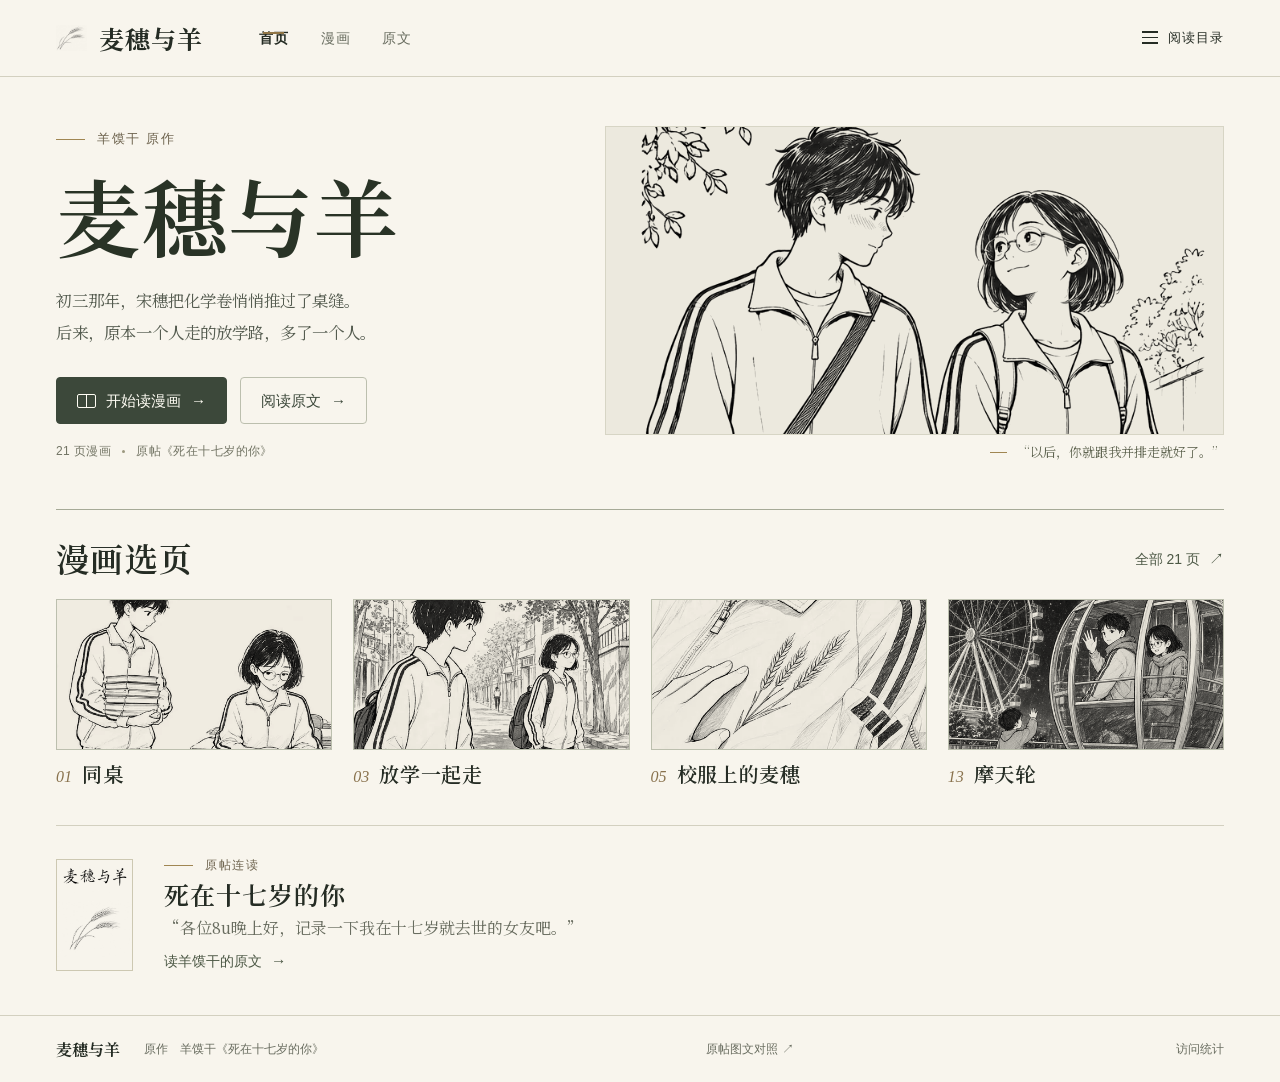
<file: index.html>
<!doctype html>
<html lang="zh-CN">
<head>
  <meta charset="utf-8">
  <meta name="viewport" content="width=device-width, initial-scale=1, viewport-fit=cover">
  <meta name="theme-color" content="#f8f5ed">
  <meta name="description" content="在线阅读《麦穗与羊》全本六格漫画与羊馍干的原帖《死在十七岁的你》。">
  <meta property="og:title" content="麦穗与羊 · 图文读本">
  <meta property="og:description" content="从一张化学卷，到两个人的放学路。读完整漫画，也读杨沫写下的故事。">
  <meta property="og:image" content="https://jiayang-buaa.github.io/maisu-yu-yang/media/hero.webp">
  <title>麦穗与羊 · 图文读本</title>
  <link rel="icon" href="./media/wheat.webp" type="image/webp">
  <link rel="stylesheet" href="./reader.css?v=4">
  <script defer src="./reader.js?v=5"></script>
  <script defer src="./analytics.js?v=2"></script>
</head>
<body>
  <a class="skip" href="#main">跳到正文</a>
  <header class="mast">
    <div class="wrap mast-inner">
      <a class="brand" href="#home" aria-label="麦穗与羊首页"><img src="./media/wheat.webp" alt=""><span>麦穗与羊</span></a>
      <nav class="site-nav" aria-label="主导航">
        <a href="#home" data-nav="home" aria-current="page">首页</a>
        <a href="#comic/1" data-nav="comic" data-resume="comic">漫画</a>
        <a href="#text/1" data-nav="text" data-resume="text">原文</a>
      </nav>
      <button class="toc-trigger" type="button" aria-label="阅读目录" data-open-toc><i class="list-icon" aria-hidden="true"></i><span>阅读目录</span></button>
    </div>
  </header>
  <main id="main" tabindex="-1">
    <div id="home">
      <section class="hero wrap" aria-labelledby="book-title">
        <div class="hero-copy">
          <p class="byline"><span></span>羊馍干 原作</p>
          <h1 id="book-title">麦穗与羊</h1>
          <p class="intro">初三那年，宋穗把化学卷悄悄推过了桌缝。<br class="wide">后来，原本一个人走的放学路，多了一个人。</p>
          <div class="actions">
            <a class="primary" href="#comic/1" data-resume="comic"><i class="book-icon" aria-hidden="true"></i><span data-comic-label>开始读漫画</span><span aria-hidden="true">→</span></a>
            <a class="secondary" href="#text/1" data-resume="text"><span data-text-label>阅读原文</span><span aria-hidden="true">→</span></a>
          </div>
          <p class="hero-facts">21 页漫画<span></span>原帖《死在十七岁的你》</p>
        </div>
        <figure class="hero-art">
          <div class="hero-image"><img src="./media/hero.webp" width="768" height="512" alt="放学时，杨沫和宋穗背着书包并排走在树下。" fetchpriority="high"></div>
          <figcaption><span class="quote-rule"></span>“以后，你就跟我并排走就好了。”</figcaption>
        </figure>
      </section>
      <section class="shelf wrap" aria-labelledby="shelf-title">
        <div class="section-head"><h2 id="shelf-title">漫画选页</h2><button class="text-link" data-open-toc="comic">全部 21 页 <span aria-hidden="true">↗</span></button></div>
        <div class="cards" id="cards"></div>
      </section>
      <section class="original-note wrap" aria-labelledby="original-title">
        <img src="./media/cover.webp" class="cover" width="971" height="1619" loading="lazy" alt="《麦穗与羊》麦穗线稿封面">
        <div><p class="byline"><span></span>原帖连读</p><h2 id="original-title">死在十七岁的你</h2>
        <blockquote>“各位8u晚上好，记录一下我在十七岁就去世的女友吧。”</blockquote>
        <a class="text-link" href="#text/1" data-resume="text">读羊馍干的原文 <span aria-hidden="true">→</span></a></div>
      </section>
    </div>
    <section id="reader" class="wrap reader" hidden aria-label="阅读器"></section>
    <noscript><p class="wrap">漫画与文字阅读器需要启用 JavaScript。也可以直接打开<a href="./facsimile/index.html">原帖图文连读版</a>。</p></noscript>
  </main>
  <footer class="foot"><div class="wrap"><span>麦穗与羊</span><span>原作　羊馍干《死在十七岁的你》</span><a href="./facsimile/index.html">原帖图文对照 ↗</a><a href="./stats.html">访问统计</a></div></footer>
  <dialog id="toc" class="toc" aria-labelledby="toc-title">
    <div class="dialog-heading"><h2 id="toc-title">阅读目录</h2><button class="cross" data-close="toc" aria-label="关闭目录">×</button></div>
    <div class="tabs" aria-label="目录类型"><button data-tab="comic">漫画</button><button data-tab="text">原文</button></div>
    <div class="toc-entries" id="toc-entries"></div>
  </dialog>
  <dialog id="zoom" class="zoom" aria-label="漫画原图">
    <div class="zoom-tools"><button id="scale" type="button">放大</button><button data-close="zoom" type="button">关闭 ×</button></div>
    <div class="zoom-scroll"><img id="zoom-page" alt=""></div>
  </dialog>
</body>
</html>
</file>
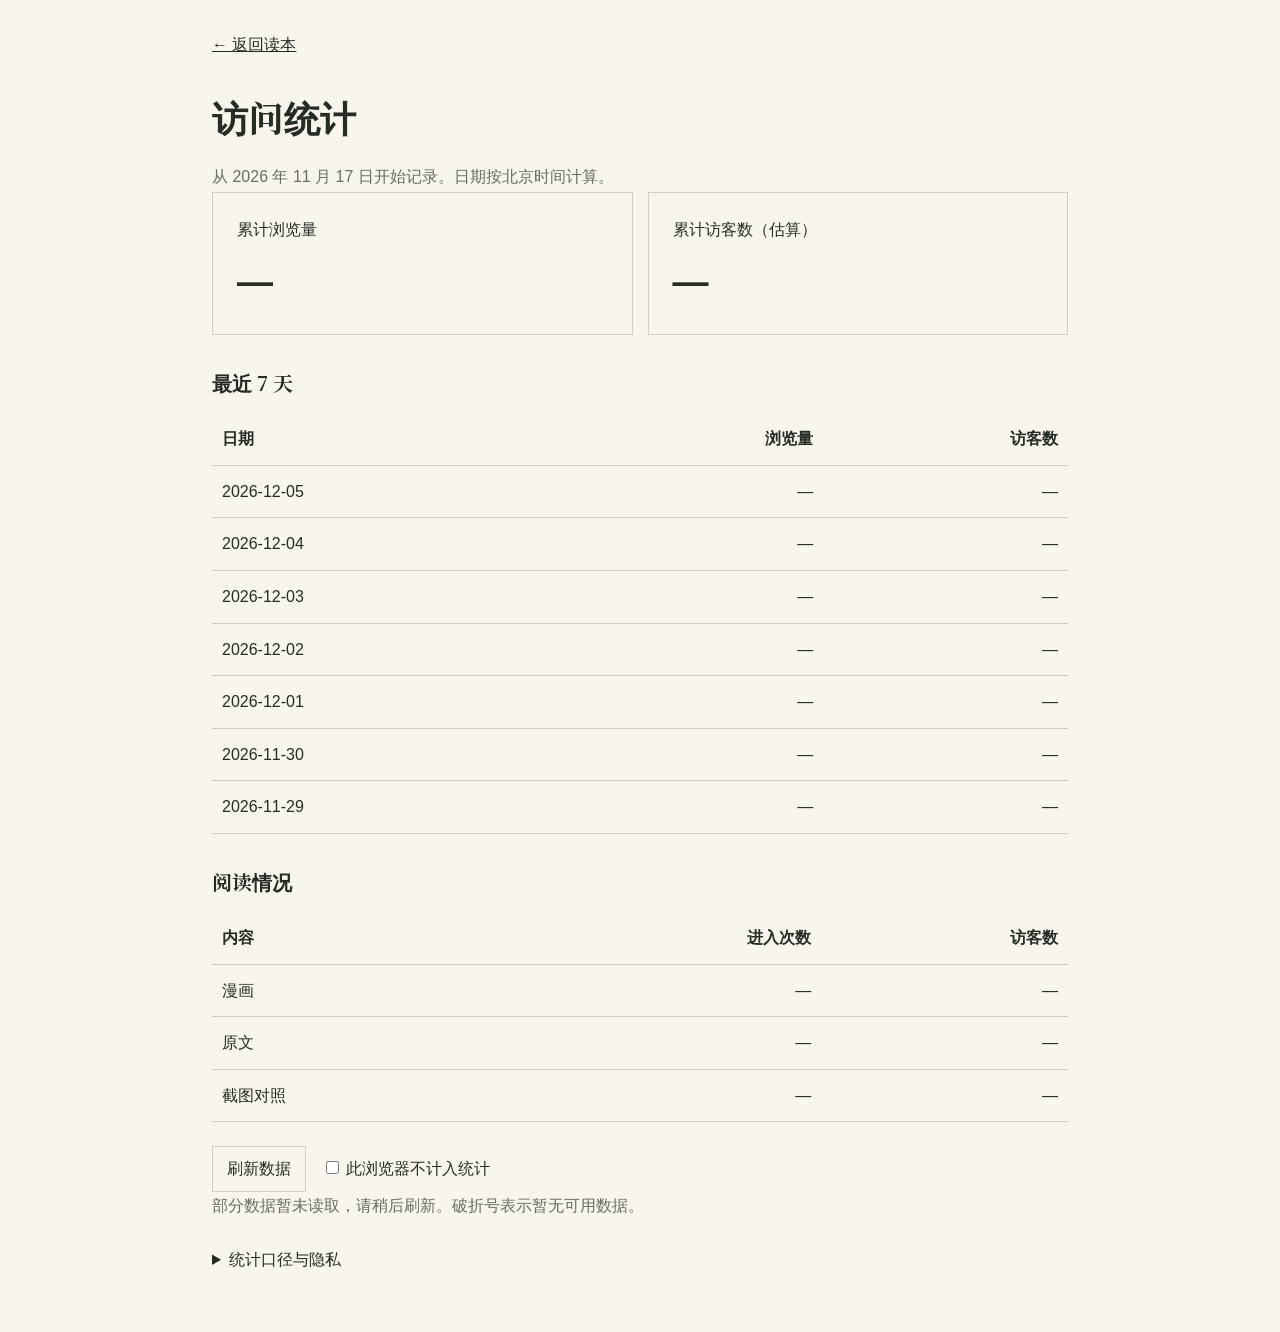
<file: stats.html>
<!doctype html>
<html lang="zh-CN"><head><meta charset="utf-8"><meta name="viewport" content="width=device-width,initial-scale=1">
<meta name="robots" content="noindex"><title>访问统计 · 麦穗与羊</title><link rel="stylesheet" href="reader.css?v=4">
<style>
.stats{max-width:900px;margin:0 auto;padding:32px 22px 60px}.stats h1{font-family:var(--serif);font-size:36px;margin:30px 0 18px}.stats h2{font-size:20px;margin:32px 0 14px}.stats p{line-height:1.8;color:var(--quiet)}.stats table{border-collapse:collapse;width:100%;margin:14px 0 24px}.stats th,.stats td{padding:13px 10px;text-align:right;border-bottom:1px solid var(--fine)}.stats th:first-child,.stats td:first-child{text-align:left}.stats .summary{display:grid;grid-template-columns:1fr 1fr;gap:15px}.stat{padding:24px;border:1px solid var(--fine)}.stat strong{display:block;font-size:36px;margin-top:10px}.settings{display:flex;gap:16px;align-items:center;flex-wrap:wrap}.stats button{border:1px solid var(--fine);padding:9px 14px}.stats a{text-decoration:underline}.stats details{margin-top:26px}.stats summary{cursor:pointer}
</style><script defer src="analytics.js?v=2"></script><script defer src="stats.js?v=1"></script></head>
<body data-stats="dashboard"><main class="stats">
<a href="./">← 返回读本</a><h1>访问统计</h1>
<p>从 2026 年 11 月 17 日开始记录。日期按北京时间计算。</p>
<div class="summary"><div class="stat">累计浏览量<strong id="pv">—</strong></div><div class="stat">累计访客数（估算）<strong id="uv">—</strong></div></div>
<h2>最近 7 天</h2><table><thead><tr><th>日期</th><th>浏览量</th><th>访客数</th></tr></thead><tbody id="days"></tbody></table>
<h2>阅读情况</h2><table><thead><tr><th>内容</th><th>进入次数</th><th>访客数</th></tr></thead><tbody id="reading"></tbody></table>
<div class="settings"><button id="refresh">刷新数据</button><label><input type="checkbox" id="exclude"> 此浏览器不计入统计</label></div><p id="status" role="status">正在读取统计…</p>
<details><summary>统计口径与隐私</summary>
<p>浏览量按读本页面的打开或刷新次数计算。在同一次打开中，漫画、原文和截图对照各记录一次进入，漫画翻页不重复计入进入次数。打开本统计页不会增加计数。</p>
<p>访客数由不蒜子服务去重估算，无法等同于实际人数。共享网络、拦截工具和网络失败会影响结果。不同内容的访客数存在重叠，不能直接相加。</p>
<p>本页公开显示汇总数字。请求发送给不蒜子公共服务，服务会接收访问 IP 和浏览器请求信息，页面只提交本读本的统计分类，不发送阅读正文或网址查询参数。公共服务不提供数据长期保留或可用性保证。<a href="https://busuanzi.apifox.cn/">查看服务说明</a>。</p>
</details></main></body></html>
</file>
<file: reader.css>
@font-face{font-family:WheatTitle;src:url('media/type/title.woff2') format('woff2');font-weight:400 700;font-display:swap}
@font-face{font-family:WheatBody;src:url('media/type/body.woff2') format('woff2');font-weight:400;font-display:swap}
:root{--paper:#f8f5ed;--paper2:#f0ebdf;--ink:#252c24;--quiet:#696d60;--fine:#d3d0c0;--olive:#3c483a;--grain:#927646;--serif:WheatTitle,"Songti SC","STSong","Noto Serif CJK SC",SimSun,serif;--bodyserif:"Songti SC","Noto Serif CJK SC","STSong",SimSun,serif;--ui:-apple-system,BlinkMacSystemFont,"Segoe UI","Microsoft YaHei",sans-serif;color-scheme:light}
*{box-sizing:border-box}body{margin:0;background:var(--paper);color:var(--ink);font:16px/1.6 var(--ui);-webkit-font-smoothing:antialiased}img{max-width:100%;height:auto;display:block}a{color:inherit;text-decoration:none}button{font:inherit;color:inherit;cursor:pointer}button:disabled{cursor:default;opacity:.4}button,a{touch-action:manipulation}button:focus-visible,a:focus-visible{outline:3px solid #a87529;outline-offset:4px}button{background:none;border:0}h1,h2,h3,p,figure,blockquote{margin:0}h1,h2,h3{font-family:var(--serif)}[hidden]{display:none!important}.wrap{width:min(1240px,calc(100% - 112px));margin-inline:auto}.skip{position:fixed;top:-100px;left:8px;z-index:10;background:white;padding:8px}.skip:focus{top:8px}#main:focus{outline:0}
.mast{border-bottom:1px solid var(--fine)}.mast-inner{height:76px;display:flex;align-items:center;gap:56px}.brand{display:inline-flex;align-items:center;gap:12px;font:700 25px/1 var(--serif);letter-spacing:.04em;white-space:nowrap}.brand img{width:31px;height:38px;object-fit:contain;mix-blend-mode:multiply}.site-nav{display:flex;align-items:center;gap:32px;align-self:stretch}.site-nav>a{position:relative;display:grid;place-items:center;font-size:14px;color:var(--quiet);letter-spacing:.06em}.site-nav>a[aria-current]{color:var(--ink);font-weight:650}.site-nav>a[aria-current]:after{content:"";position:absolute;background:var(--grain);height:2px;bottom:15px;left:15%;right:15%}.toc-trigger{margin-left:auto;display:flex;align-items:center;gap:10px;font-size:13px;letter-spacing:.07em;padding:8px 0 8px 12px}.list-icon{width:16px;height:13px;background:repeating-linear-gradient(to bottom,currentColor 0 1.5px,transparent 1.5px 5.5px);display:inline-block}.book-icon{width:19px;height:14px;border:1.4px solid currentColor;border-radius:2px;position:relative;display:inline-block}.book-icon:after{content:"";position:absolute;top:-1px;bottom:-1px;left:48%;border-left:1px solid currentColor}
.hero{display:grid;grid-template-columns:.89fr 1.11fr;align-items:center;column-gap:4.5%;padding-top:40px;padding-bottom:39px}.hero-copy{padding:12px 0 9px}.byline{display:flex;align-items:center;gap:12px;font-size:13px;color:#6d634e;letter-spacing:.13em}.byline span,.quote-rule{display:inline-block;width:29px;height:1px;background:#a08652}.hero h1{font-size:clamp(68px,6.6vw,100px);line-height:1.25;letter-spacing:.025em;font-weight:650;margin:12px 0 18px;color:#293326}.intro{color:#555c50;font-family:var(--bodyserif);font-size:clamp(16px,1.28vw,20px);line-height:1.95}.actions{display:flex;align-items:center;gap:13px;margin-top:28px}.primary,.secondary{border-radius:4px;display:inline-flex;align-items:center;justify-content:center;gap:10px;min-height:47px;padding:10px 20px;font-size:15px;font-weight:550}.primary{background:var(--olive);color:#fffdf4;border:1px solid var(--olive)}.secondary{border:1px solid #bcbfae;color:var(--olive)}.secondary:hover,.toc-trigger:hover,.text-link:hover{color:#805c22}.primary:hover{background:#2b372a}.hero-facts{display:flex;align-items:center;gap:11px;margin-top:18px;color:#737565;font-size:12px;letter-spacing:.035em}.hero-facts span{height:3px;width:3px;border-radius:50%;background:#9b987f}.hero-art{align-self:center;padding-top:2px}.hero-image{overflow:hidden;background:#ece9de;border:1px solid #d7d5c5;position:relative}.hero-image img{width:100%;height:clamp(270px,24vw,355px);object-fit:cover;object-position:50% 51%;mix-blend-mode:multiply;filter:contrast(1.08)}.hero-art figcaption{display:flex;justify-content:flex-end;align-items:center;gap:10px;margin-top:7px;font-family:var(--bodyserif);color:#606551;font-size:13px}.quote-rule{width:17px}
.shelf{border-top:1px solid #a6aa97;padding:26px 0 37px}.section-head{display:flex;align-items:center;justify-content:space-between;gap:15px;margin-bottom:18px}.section-head h2,.original-note h2{font-size:clamp(30px,2.6vw,40px);font-weight:620;letter-spacing:.04em;line-height:1.35}.text-link{display:inline-flex;align-items:center;gap:9px;font-size:14px;padding:2px 0;color:#4c5845}.text-link span{font-family:var(--ui);font-size:1.1em}.cards{display:grid;grid-template-columns:repeat(4,minmax(0,1fr));gap:21px}.card{min-width:0;display:block}.card-art{border:1px solid #bcbfae;background:#f2eee3;overflow:hidden}.card-art img{width:100%;aspect-ratio:1.85;object-fit:cover;object-position:50% 44%;mix-blend-mode:multiply;transition:transform .25s}.card:hover img{transform:scale(1.035)}.card-label{display:flex;align-items:baseline;gap:10px;margin-top:10px}.card-label small{font:italic 16px/1 Georgia,serif;color:#89724d}.card-label strong{font:600 20px/1.4 var(--serif);letter-spacing:.035em}.original-note{border-top:1px solid var(--fine);padding:30px 0 40px;display:flex;align-items:center;gap:31px}.original-note .cover{width:77px;height:112px;object-fit:cover;border:1px solid var(--fine);mix-blend-mode:multiply}.original-note .byline{font-size:12px}.original-note h2{font-size:25px;margin:3px 0 2px}.original-note blockquote{font:16px/1.75 var(--bodyserif);color:var(--quiet)}.original-note .text-link{margin-top:5px}.foot{border-top:1px solid var(--fine);color:var(--quiet)}.foot .wrap{min-height:66px;display:flex;gap:24px;align-items:center;font-size:12px}.foot .wrap>span:first-child{font:650 16px var(--serif);color:var(--ink)}.foot a{margin-left:auto}
.reader{padding:25px 0 52px;min-height:70vh}.reader-shell{width:min(100%,900px);margin:auto}.read-head,.read-bottom{display:flex;align-items:center;justify-content:space-between;gap:12px}.read-head{padding:0 0 16px}.crumbs{font-size:13px;color:var(--quiet);display:flex;align-items:baseline;gap:8px;flex-wrap:wrap}.crumbs b{color:var(--ink);font-weight:600}.tools,.paging,.text-options{display:flex;align-items:center;gap:8px}.rd-button{border:1px solid #c9c9b9;border-radius:4px;background:#faf8f1;display:inline-flex;align-items:center;justify-content:center;min-height:37px;padding:5px 12px;gap:5px;font-size:13px;white-space:nowrap}.rd-button:hover:not(:disabled){background:#eae8dc}.comic-sheet{display:block;cursor:zoom-in;padding:0;width:100%;border:1px solid #d1d0c2;background:white}.comic-sheet img{width:100%;height:auto}.read-bottom{padding:20px 0 6px}.read-bottom .meter{font:15px Georgia,serif;color:var(--quiet)}.meter span{font-family:var(--ui);font-size:12px;margin-left:4px}.text-shell{width:min(100%,820px);margin:auto}.prose{background:#fdfbf6;border:1px solid var(--fine);padding:clamp(23px,5vw,66px);font-family:var(--bodyserif);font-size:var(--reading-size,20px);color:#292c27}.prose h1{font-size:clamp(28px,4vw,44px);line-height:1.4;margin:5px 0 22px;font-weight:620}.prose .section-mark{font:12px/1.5 var(--ui);color:var(--grain);letter-spacing:.10em}.prose p{line-height:1.97;letter-spacing:.025em;margin:0 0 .92em;white-space:pre-line;overflow-wrap:anywhere}.prose figure{margin:16px auto 27px;max-width:490px}.prose figure img{width:100%;mix-blend-mode:multiply}.prose figcaption{font-size:12px;color:var(--quiet);text-align:center}.text-options .rd-button{min-width:38px}.read-source{font-size:13px;color:var(--quiet);text-decoration:underline;text-underline-offset:3px}.rd-info{text-align:center;letter-spacing:.03em;font-size:12px;color:var(--quiet);margin-top:18px}.load-error{padding:35px 0}.load-error button{text-decoration:underline}
dialog{border:0;color:var(--ink);padding:0}dialog::backdrop{background:rgba(25,31,24,.46)}body:has(dialog[open]){overflow:hidden}.toc{width:min(610px,calc(100% - 26px));max-height:85dvh;border-radius:7px;background:var(--paper);box-shadow:0 18px 80px #15180b33}.dialog-heading{display:flex;justify-content:space-between;align-items:center;padding:20px 26px 5px}.dialog-heading h2{font-size:27px}.cross{font-size:28px;line-height:1;width:36px;height:36px}.tabs{margin:10px 26px 0;border-bottom:1px solid var(--fine);display:flex;gap:24px}.tabs button{padding:6px 3px 8px;color:var(--quiet)}.tabs [aria-pressed=true]{color:var(--ink);border-bottom:2px solid var(--grain)}.toc-entries{padding:10px 18px 20px;display:grid;grid-template-columns:repeat(2,minmax(0,1fr));gap:2px 8px;max-height:calc(85dvh - 135px);overflow:auto}.toc-entry{display:flex;gap:10px;align-items:center;padding:9px 7px;border-bottom:1px solid #deddd2;font-size:14px}.toc-entry:hover,.toc-entry[aria-current]{background:#ebe9dc}.toc-entry em{font:italic 14px Georgia,serif;color:var(--grain)}.toc-entry img{width:36px;height:40px;object-fit:cover;border:1px solid var(--fine)}.zoom{background:#292d29;color:white;width:100vw;max-width:100vw;height:100dvh;max-height:100dvh;margin:0}.zoom-tools{height:49px;display:flex;align-items:center;justify-content:flex-end;gap:10px;padding:0 15px}.zoom-tools button{border:1px solid #73796e;border-radius:3px;padding:3px 12px}.zoom-scroll{height:calc(100% - 49px);overflow:auto}.zoom-scroll img{display:block;width:auto;height:auto;max-width:100%;max-height:100%;margin:auto}.zoom-scroll.enlarged img{width:1760px;max-width:none;max-height:none}.read-error{display:block;min-height:160px;padding:40px;color:var(--quiet)}
@media(max-width:960px){.wrap{width:calc(100% - 64px)}.hero{column-gap:5%;padding:30px 0}.hero h1{font-size:clamp(51px,7.6vw,74px)}.wide{display:none}.hero-image img{height:28vw;min-height:245px}.cards{gap:12px}.card-label strong{font-size:17px}.mast-inner{gap:35px}.intro{font-size:16px}.actions{gap:9px}.primary,.secondary{padding:9px 13px}}
@media(max-width:700px){.wrap{width:calc(100% - 36px)}.mast-inner{height:60px;gap:15px}.brand{font-size:18px;gap:4px}.brand img{width:23px;height:28px}.site-nav{gap:14px;margin-left:auto}.site-nav>a{font-size:12px}.site-nav>a[aria-current]:after{bottom:9px}.toc-trigger{margin-left:0;padding:7px 2px;min-width:28px;justify-content:center}.toc-trigger span{display:none}.hero{grid-template-columns:1fr;gap:21px;padding:24px 0 24px}.hero-copy{padding:0}.hero h1{font-size:clamp(55px,11vw,74px);line-height:1.15;margin:10px 0 12px}.byline{font-size:12px}.intro{font-size:16px;line-height:1.8}.actions{margin-top:18px}.primary,.secondary{min-height:43px;font-size:14px;padding-inline:15px}.hero-facts{font-size:11px;margin-top:11px}.hero-image img{height:clamp(185px,48vw,275px);min-height:0;object-position:50% 49%}.hero-art figcaption{font-size:12px}.shelf{padding:19px 0 25px}.section-head{margin-bottom:13px}.section-head h2{font-size:28px}.cards{grid-template-columns:1fr 1fr;gap:16px 12px}.card-art img{aspect-ratio:1.65}.card-label{gap:7px;margin-top:5px}.card-label strong{font-size:17px}.text-link{font-size:13px}.original-note{gap:15px;padding:22px 0}.original-note .cover{width:62px;height:92px}.original-note blockquote{font-size:14px}.original-note h2{font-size:23px}.foot .wrap{gap:8px 15px;min-height:64px;flex-wrap:wrap;padding:12px 0}.foot .wrap>span:first-child{display:none}.foot a{margin-left:0}.reader.wrap{width:calc(100% - 16px);padding-top:13px}.read-head{padding:0 4px 10px;align-items:flex-start;flex-wrap:wrap}.tools{gap:4px}.rd-button{font-size:12px;padding:4px 8px;min-height:33px}.read-bottom{gap:5px;padding:14px 3px}.crumbs{font-size:12px;align-self:center}.prose{padding:25px 17px;border:0}.text-shell>.read-head{gap:7px}.text-options{gap:4px}.text-options .rd-button{min-width:31px}.read-source{font-size:12px}.dialog-heading{padding:15px 16px 4px}.tabs{margin-inline:16px}.toc-entries{padding:8px 9px 14px;gap:0 5px}.toc-entry{font-size:13px;gap:6px}.toc-entry img{width:27px;height:33px}.read-bottom .meter{font-size:13px}}
@media(prefers-reduced-motion:reduce){*{scroll-behavior:auto!important;transition:none!important}}
.prose p,.intro,.hero-art figcaption,.original-note blockquote{font-family:WheatBody,var(--bodyserif)}

.text-section{scroll-margin-top:24px}.text-section+.text-section{border-top:1px solid var(--fine);margin-top:60px;padding-top:40px}.text-section h2{font-family:var(--serif);font-size:1.5em;margin:12px 0 26px}
</file>
